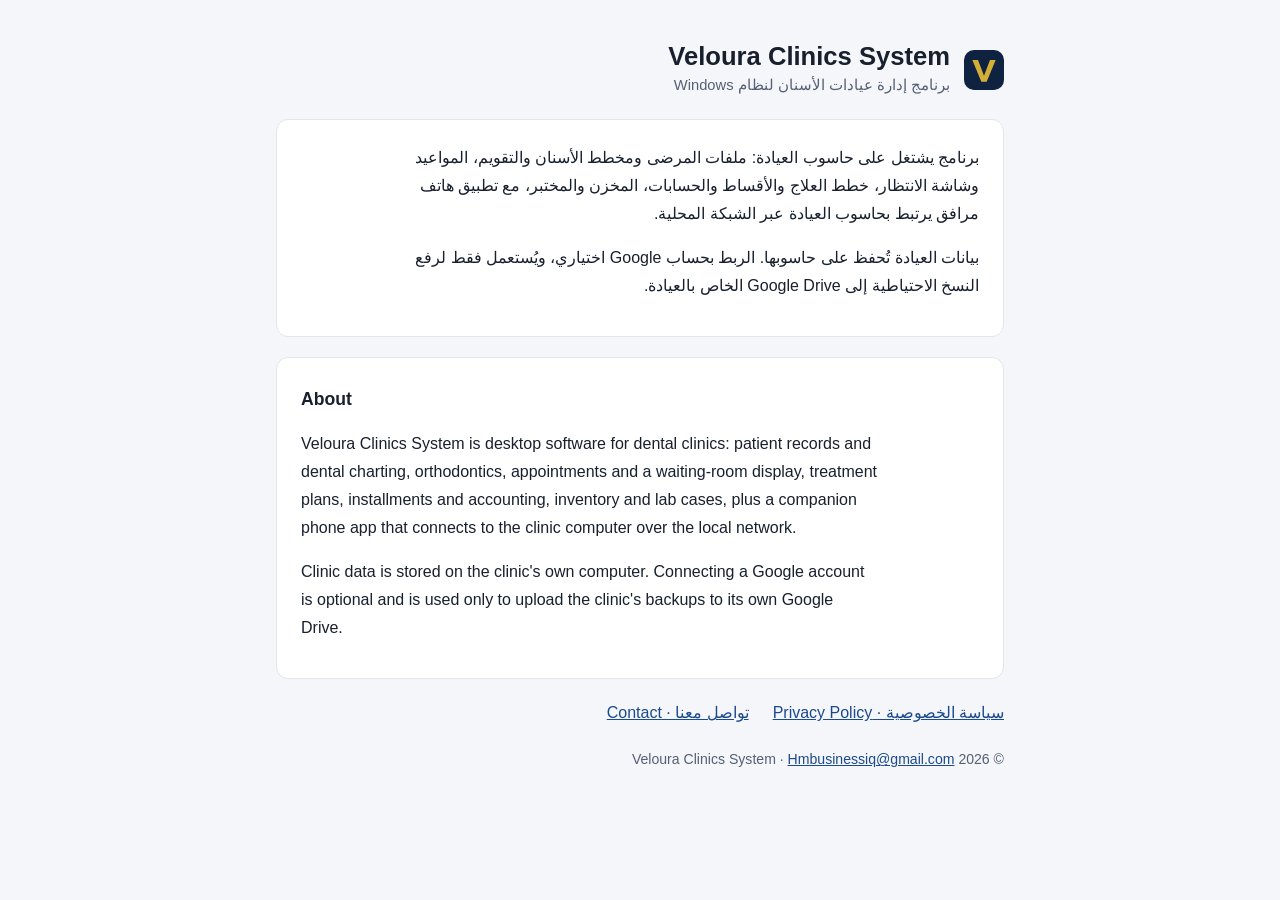
<file: index.html>
<!doctype html>
<html lang="ar" dir="rtl">
<head>
<meta charset="utf-8">
<meta name="viewport" content="width=device-width, initial-scale=1">
<title>Veloura Clinics System</title>
<meta name="description" content="برنامج إدارة عيادات الأسنان: ملفات المرضى، المواعيد، الحسابات، والنسخ الاحتياطي. Dental clinic management software for Windows.">
<link rel="stylesheet" href="style.css">
</head>
<body>
<main class="page">
  <header class="brand">
    <svg width="40" height="40" viewBox="0 0 24 24" aria-hidden="true"><rect width="24" height="24" rx="6" fill="#0F2340"></rect><path d="M5 6h3.4l3.6 9.4L15.6 6H19l-5.4 13h-3.2z" fill="#D4AF37"></path></svg>
    <div>
      <h1>Veloura Clinics System</h1>
      <p class="sub">برنامج إدارة عيادات الأسنان لنظام Windows</p>
    </div>
  </header>

  <section>
    <p>برنامج يشتغل على حاسوب العيادة: ملفات المرضى ومخطط الأسنان والتقويم، المواعيد وشاشة الانتظار، خطط العلاج والأقساط والحسابات، المخزن والمختبر، مع تطبيق هاتف مرافق يرتبط بحاسوب العيادة عبر الشبكة المحلية.</p>
    <p>بيانات العيادة تُحفظ على حاسوبها. الربط بحساب Google اختياري، ويُستعمل فقط لرفع النسخ الاحتياطية إلى Google Drive الخاص بالعيادة.</p>
  </section>

  <section lang="en" dir="ltr" class="en">
    <h2>About</h2>
    <p>Veloura Clinics System is desktop software for dental clinics: patient records and dental charting, orthodontics, appointments and a waiting-room display, treatment plans, installments and accounting, inventory and lab cases, plus a companion phone app that connects to the clinic computer over the local network.</p>
    <p>Clinic data is stored on the clinic's own computer. Connecting a Google account is optional and is used only to upload the clinic's backups to its own Google Drive.</p>
  </section>

  <nav class="links" aria-label="روابط">
    <a href="privacy.html">سياسة الخصوصية · Privacy Policy</a>
    <a href="mailto:Hmbusinessiq@gmail.com">تواصل معنا · Contact</a>
  </nav>

  <footer>© 2026 Veloura Clinics System · <a href="mailto:Hmbusinessiq@gmail.com">Hmbusinessiq@gmail.com</a></footer>
</main>
</body>
</html>
</file>
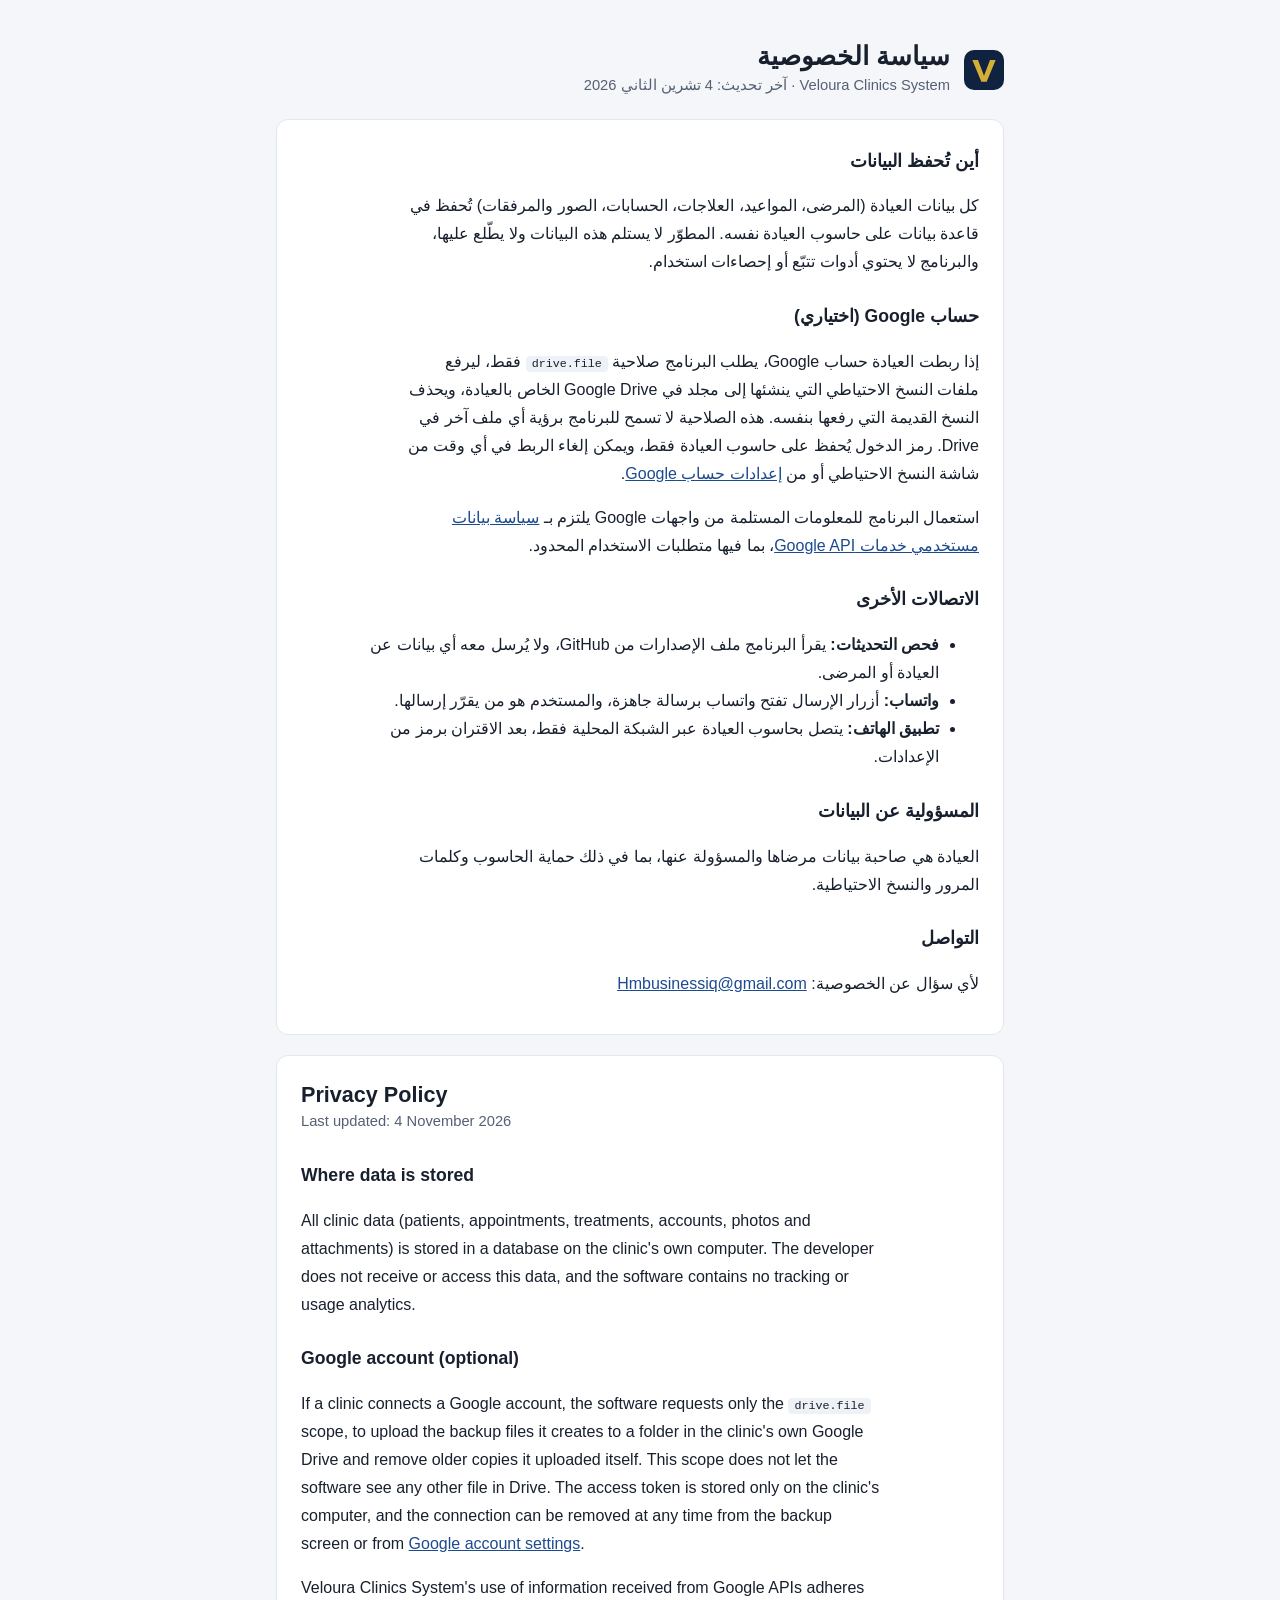
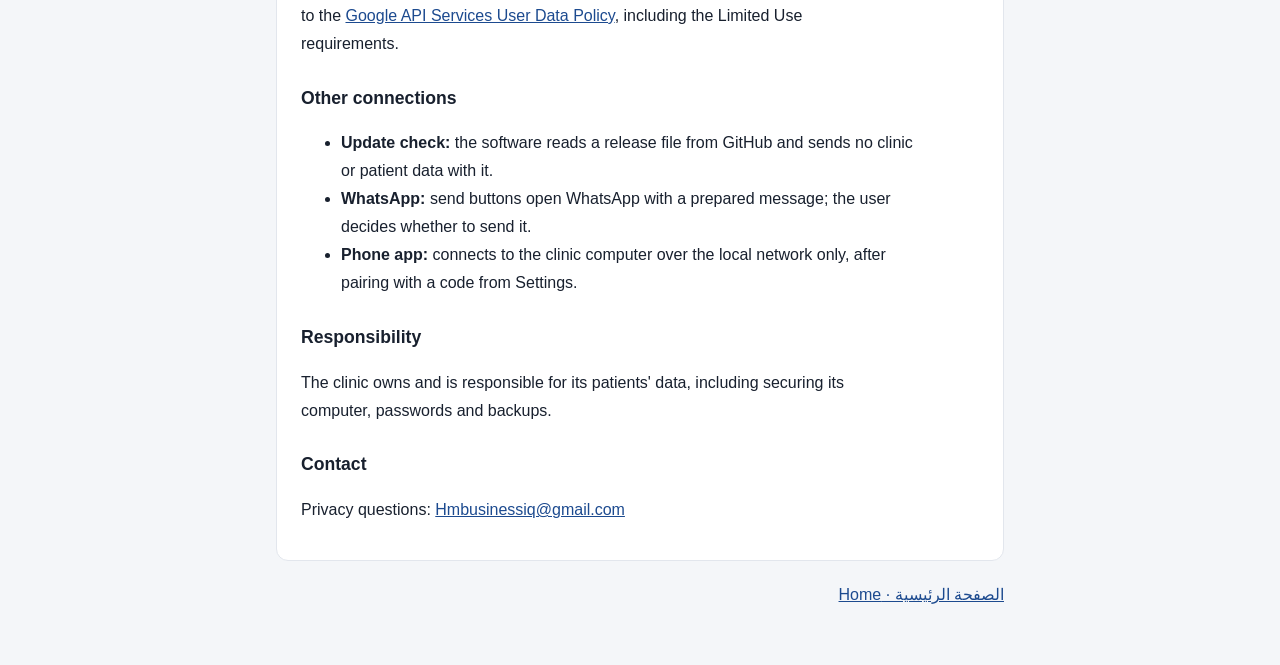
<file: privacy.html>
<!doctype html>
<html lang="ar" dir="rtl">
<head>
<meta charset="utf-8">
<meta name="viewport" content="width=device-width, initial-scale=1">
<title>Privacy Policy · Veloura Clinics System</title>
<link rel="stylesheet" href="style.css">
</head>
<body>
<main class="page">
  <header class="brand">
    <svg width="40" height="40" viewBox="0 0 24 24" aria-hidden="true"><rect width="24" height="24" rx="6" fill="#0F2340"></rect><path d="M5 6h3.4l3.6 9.4L15.6 6H19l-5.4 13h-3.2z" fill="#D4AF37"></path></svg>
    <div>
      <h1>سياسة الخصوصية</h1>
      <p class="sub">Veloura Clinics System · آخر تحديث: 4 تشرين الثاني 2026</p>
    </div>
  </header>

  <section>
    <h2>أين تُحفظ البيانات</h2>
    <p>كل بيانات العيادة (المرضى، المواعيد، العلاجات، الحسابات، الصور والمرفقات) تُحفظ في قاعدة بيانات على حاسوب العيادة نفسه. المطوّر لا يستلم هذه البيانات ولا يطّلع عليها، والبرنامج لا يحتوي أدوات تتبّع أو إحصاءات استخدام.</p>

    <h2>حساب Google (اختياري)</h2>
    <p>إذا ربطت العيادة حساب Google، يطلب البرنامج صلاحية <code>drive.file</code> فقط، ليرفع ملفات النسخ الاحتياطي التي ينشئها إلى مجلد في Google Drive الخاص بالعيادة، ويحذف النسخ القديمة التي رفعها بنفسه. هذه الصلاحية لا تسمح للبرنامج برؤية أي ملف آخر في Drive. رمز الدخول يُحفظ على حاسوب العيادة فقط، ويمكن إلغاء الربط في أي وقت من شاشة النسخ الاحتياطي أو من <a href="https://myaccount.google.com/permissions">إعدادات حساب Google</a>.</p>
    <p>استعمال البرنامج للمعلومات المستلمة من واجهات Google يلتزم بـ <a href="https://developers.google.com/terms/api-services-user-data-policy">سياسة بيانات مستخدمي خدمات Google API</a>، بما فيها متطلبات الاستخدام المحدود.</p>

    <h2>الاتصالات الأخرى</h2>
    <ul>
      <li><strong>فحص التحديثات:</strong> يقرأ البرنامج ملف الإصدارات من GitHub، ولا يُرسل معه أي بيانات عن العيادة أو المرضى.</li>
      <li><strong>واتساب:</strong> أزرار الإرسال تفتح واتساب برسالة جاهزة، والمستخدم هو من يقرّر إرسالها.</li>
      <li><strong>تطبيق الهاتف:</strong> يتصل بحاسوب العيادة عبر الشبكة المحلية فقط، بعد الاقتران برمز من الإعدادات.</li>
    </ul>

    <h2>المسؤولية عن البيانات</h2>
    <p>العيادة هي صاحبة بيانات مرضاها والمسؤولة عنها، بما في ذلك حماية الحاسوب وكلمات المرور والنسخ الاحتياطية.</p>

    <h2>التواصل</h2>
    <p>لأي سؤال عن الخصوصية: <a href="mailto:Hmbusinessiq@gmail.com">Hmbusinessiq@gmail.com</a></p>
  </section>

  <section lang="en" dir="ltr" class="en">
    <h1 class="en-title">Privacy Policy</h1>
    <p class="sub">Last updated: 4 November 2026</p>

    <h2>Where data is stored</h2>
    <p>All clinic data (patients, appointments, treatments, accounts, photos and attachments) is stored in a database on the clinic's own computer. The developer does not receive or access this data, and the software contains no tracking or usage analytics.</p>

    <h2>Google account (optional)</h2>
    <p>If a clinic connects a Google account, the software requests only the <code>drive.file</code> scope, to upload the backup files it creates to a folder in the clinic's own Google Drive and remove older copies it uploaded itself. This scope does not let the software see any other file in Drive. The access token is stored only on the clinic's computer, and the connection can be removed at any time from the backup screen or from <a href="https://myaccount.google.com/permissions">Google account settings</a>.</p>
    <p>Veloura Clinics System's use of information received from Google APIs adheres to the <a href="https://developers.google.com/terms/api-services-user-data-policy">Google API Services User Data Policy</a>, including the Limited Use requirements.</p>

    <h2>Other connections</h2>
    <ul>
      <li><strong>Update check:</strong> the software reads a release file from GitHub and sends no clinic or patient data with it.</li>
      <li><strong>WhatsApp:</strong> send buttons open WhatsApp with a prepared message; the user decides whether to send it.</li>
      <li><strong>Phone app:</strong> connects to the clinic computer over the local network only, after pairing with a code from Settings.</li>
    </ul>

    <h2>Responsibility</h2>
    <p>The clinic owns and is responsible for its patients' data, including securing its computer, passwords and backups.</p>

    <h2>Contact</h2>
    <p>Privacy questions: <a href="mailto:Hmbusinessiq@gmail.com">Hmbusinessiq@gmail.com</a></p>
  </section>

  <nav class="links" aria-label="روابط"><a href="./">الصفحة الرئيسية · Home</a></nav>
</main>
</body>
</html>
</file>
<file: style.css>
:root{--bg:#F4F6F9;--card:#FFFFFF;--text:#18202E;--muted:#556074;--line:#E2E6ED;--link:#1C4A8F;--code:#EEF1F6}
@media (prefers-color-scheme: dark){:root{--bg:#0B1424;--card:#111D33;--text:#E8ECF3;--muted:#A3AEC2;--line:#22324F;--link:#E8C960;--code:#18253E}}
*{box-sizing:border-box}
body{margin:0;background:var(--bg);color:var(--text);font-family:"Segoe UI",Tahoma,"Noto Sans Arabic",Arial,sans-serif;line-height:1.75}
.page{max-width:760px;margin:0 auto;padding:40px 16px 56px;display:flex;flex-direction:column;gap:20px}
.brand{display:flex;align-items:center;gap:14px}
h1{margin:0;font-size:1.6rem;line-height:1.3;text-wrap:balance}
h2{margin:1.4em 0 .3em;font-size:1.1rem}
section{background:var(--card);border:1px solid var(--line);border-radius:12px;padding:8px 24px 20px}
section>h2:first-child{margin-top:1em}
.sub{margin:0;color:var(--muted);font-size:.92rem}
.en-title{margin-top:.8em;font-size:1.35rem}
p,li{max-width:65ch}
code{background:var(--code);padding:1px 6px;border-radius:4px;font-size:.9em}
a{color:var(--link)}
a:focus-visible{outline:2px solid var(--link);outline-offset:2px}
.links{display:flex;flex-wrap:wrap;gap:12px 24px}
footer{color:var(--muted);font-size:.88rem}
</file>
